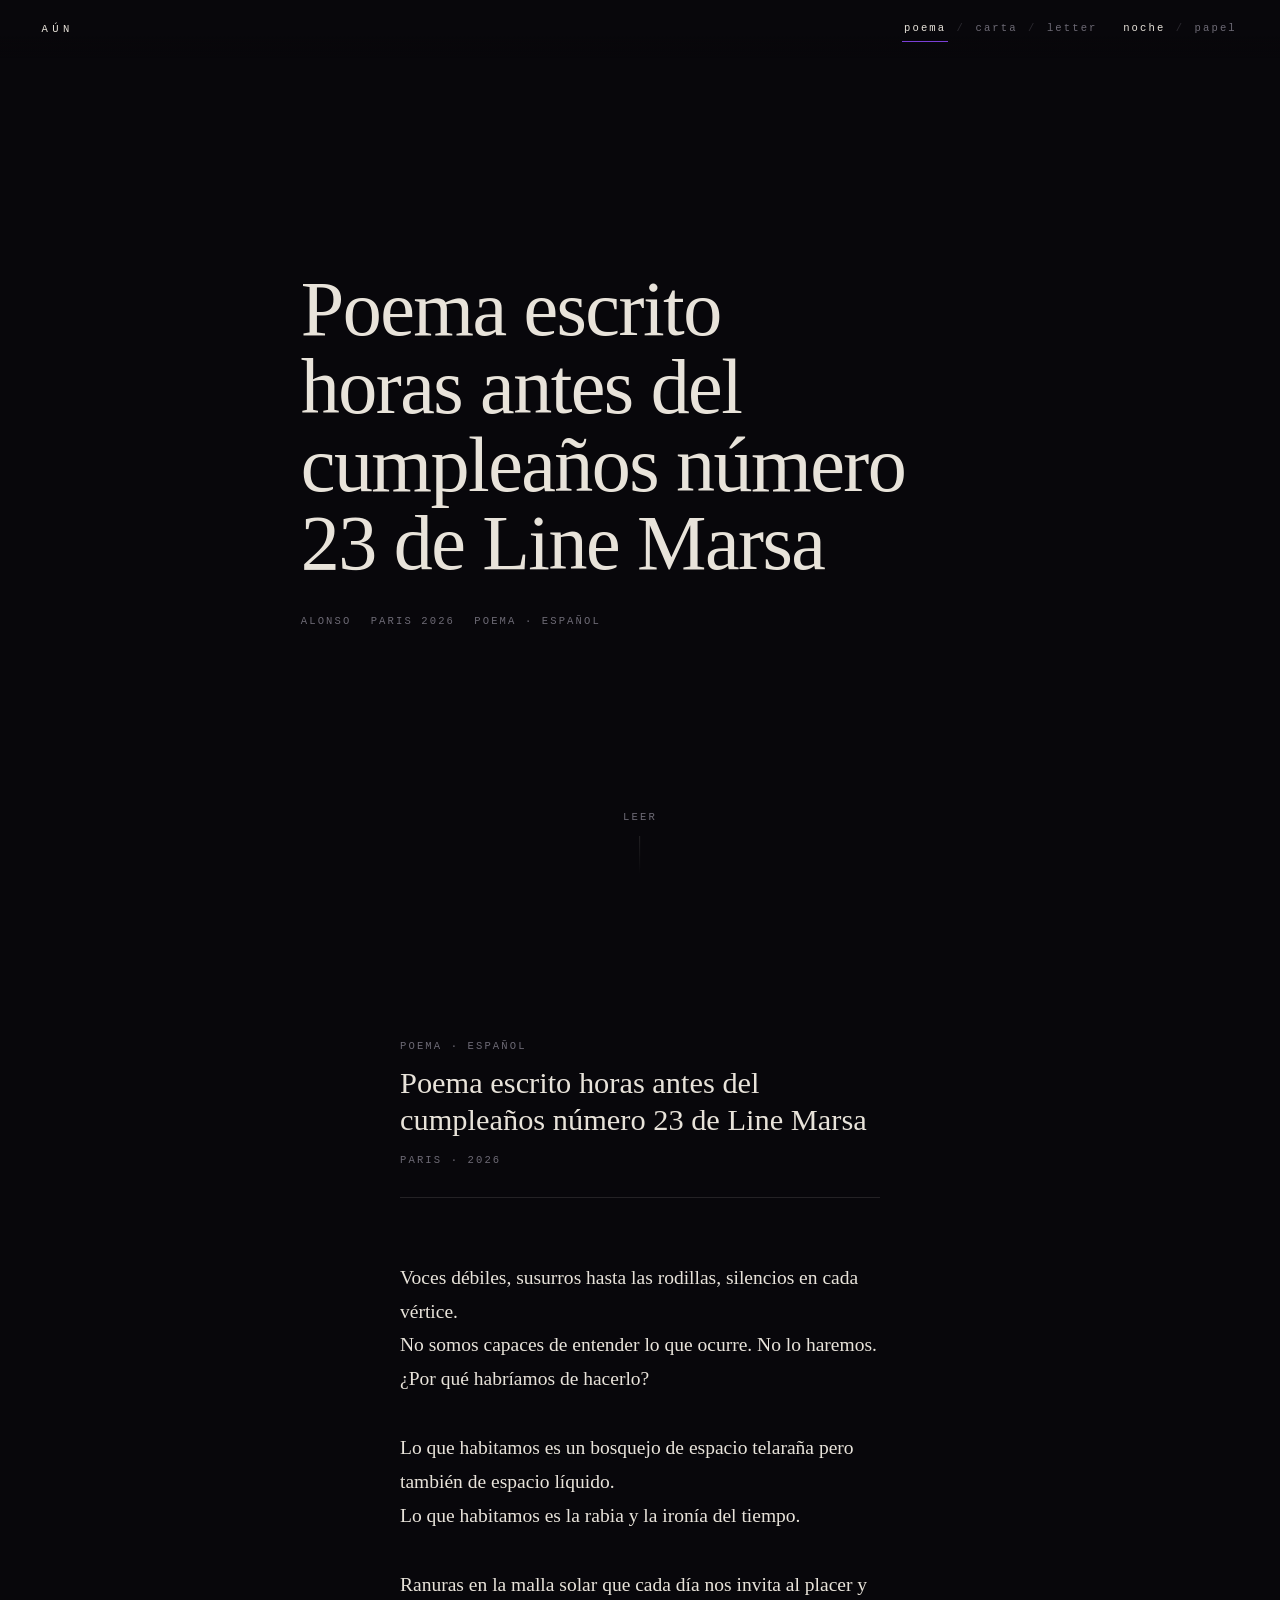
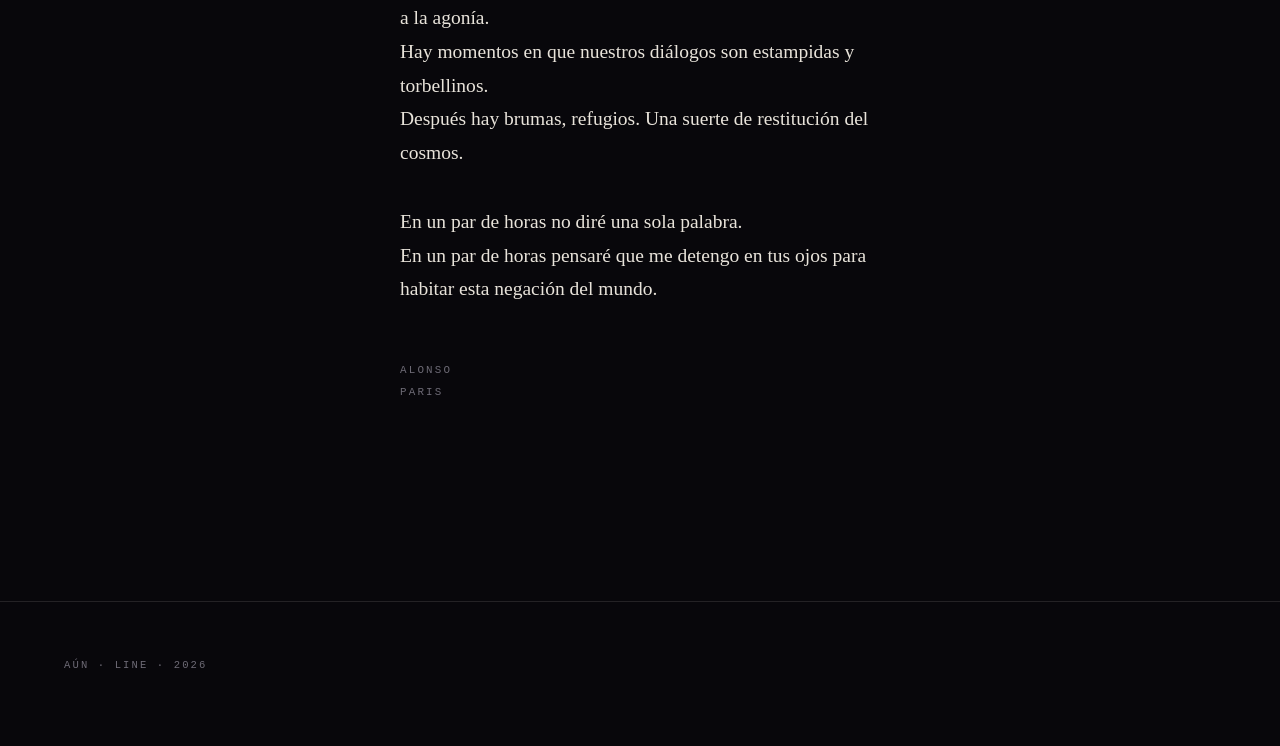
<file: index.html>
<!DOCTYPE html>
<html lang="es">
<head>
<meta charset="utf-8">
<meta name="robots" content="noindex, nofollow">
<meta http-equiv="refresh" content="0; url=docs/line/">
<link rel="canonical" href="docs/line/">
<title>AÚN</title>
</head>
<body style="background:#08070b">
<a href="docs/line/" style="color:#cfc9c0">Line</a>
</body>
</html>
</file>
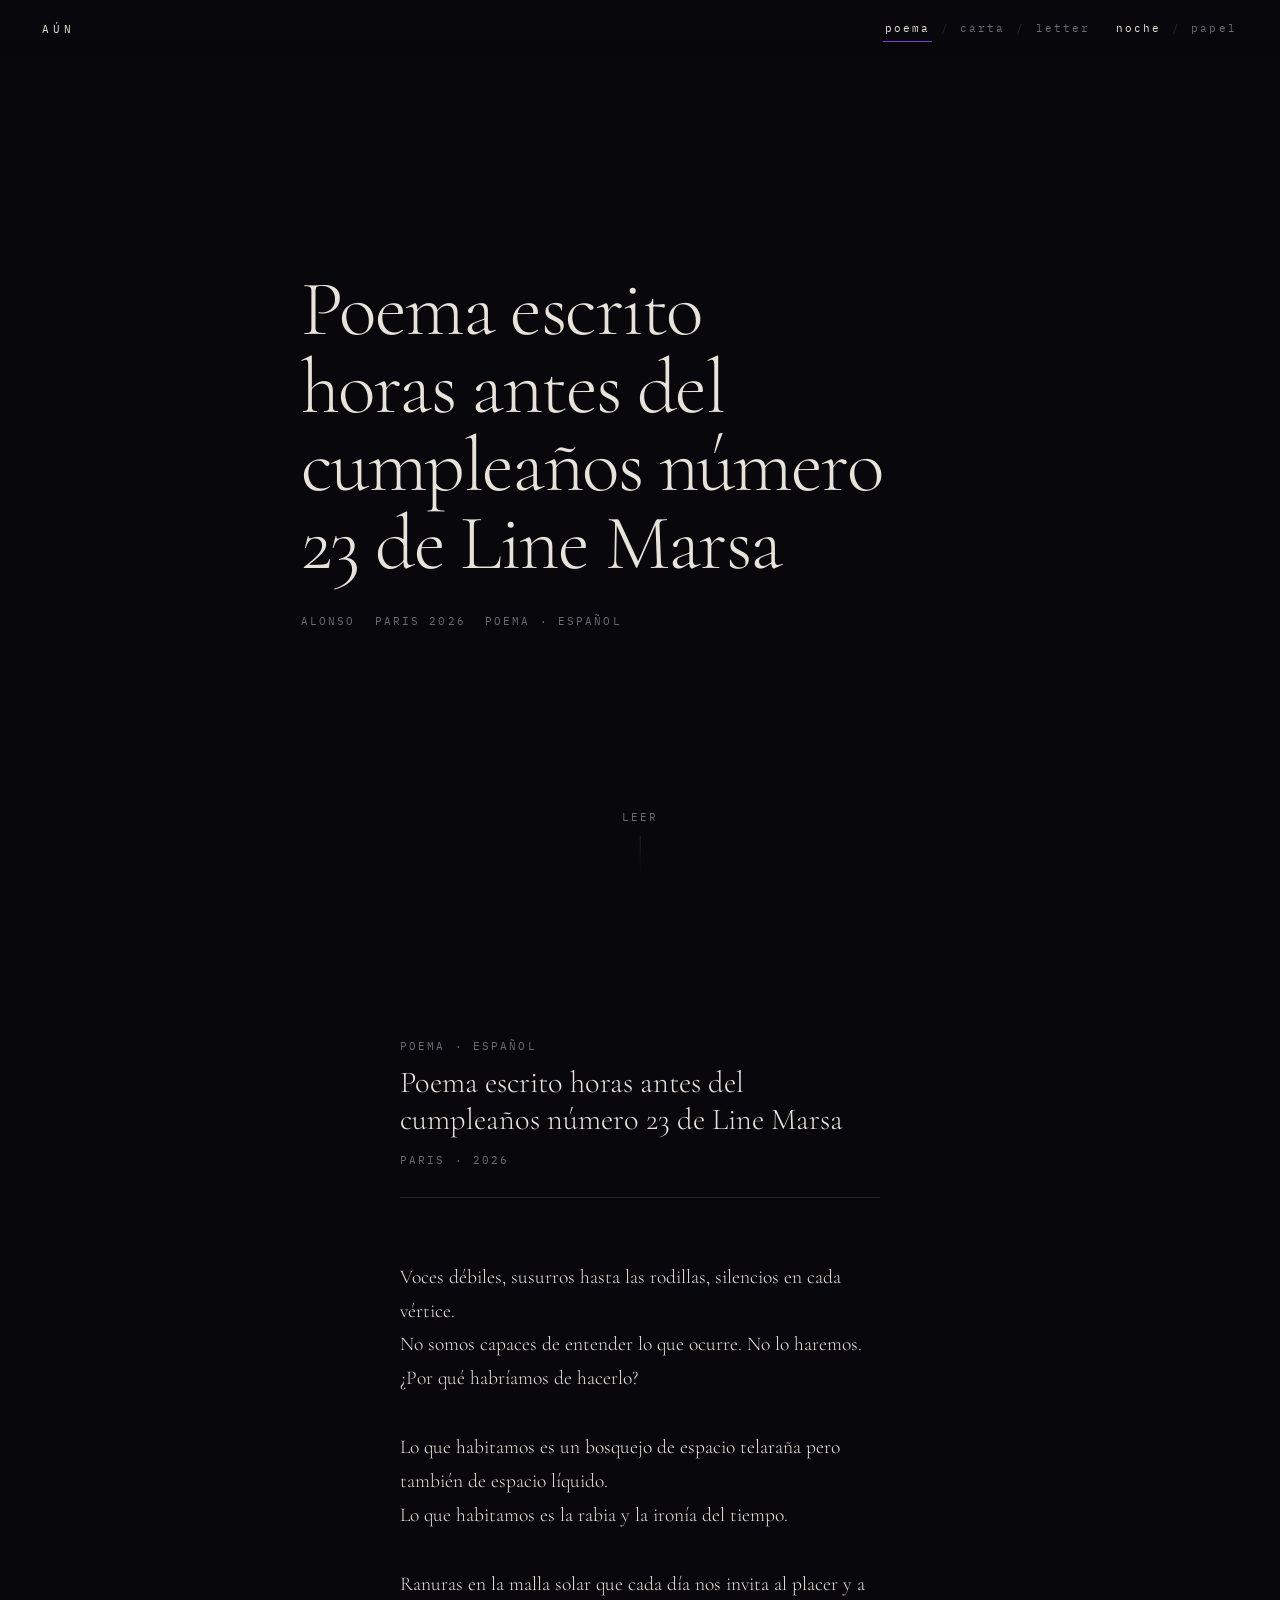
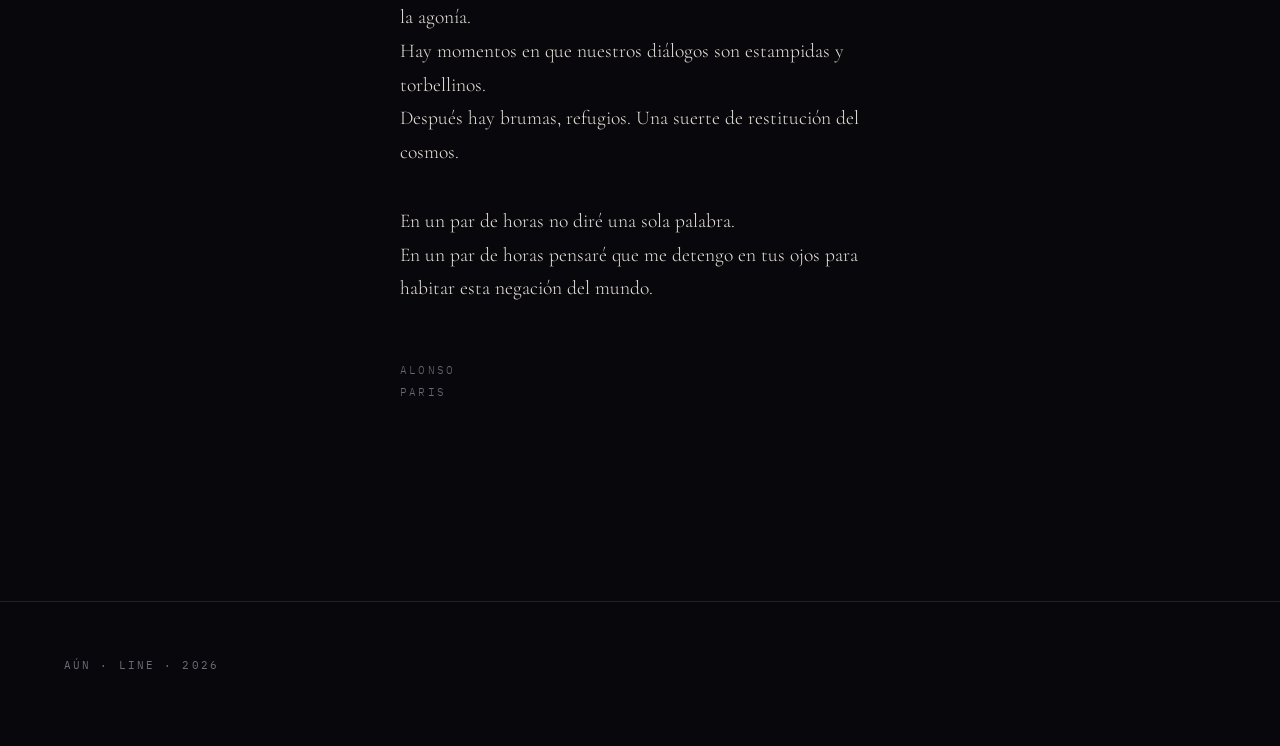
<file: docs/line/index.html>
<!DOCTYPE html>
<html lang="es" data-modo="noche">
<head>
<meta charset="utf-8">
<meta name="viewport" content="width=device-width,initial-scale=1">
<title>Line — AÚN</title>
<meta name="author" content="Alonso Celis">
<meta name="robots" content="noindex, nofollow">
<meta name="referrer" content="no-referrer">
<meta name="theme-color" content="#08070b">
<script>
(function(){try{var m=localStorage.getItem('aun:modo');if(m)document.documentElement.setAttribute('data-modo',m);}catch(e){}}());
</script>
<link rel="preconnect" href="https://fonts.googleapis.com">
<link rel="preconnect" href="https://fonts.gstatic.com" crossorigin>
<link rel="stylesheet" href="https://fonts.googleapis.com/css2?family=Cormorant+Garamond:ital,wght@0,200;0,300;0,400;1,300&family=IBM+Plex+Mono:wght@300;400&display=swap">
<style>
:root{
  --noche:#08070b; --papel:#ece6dc; --tinta:#14131a; --acento:#7a3fd6; --luz:#c9a6ff; --hueso:#e8e3da;
  --fondo:var(--noche); --texto:#cfc9c0; --alto:var(--hueso); --tenue:#6d6a75;
  --linea:rgba(232,227,218,.12); --realce:var(--luz);
  --serif:"Cormorant Garamond","Iowan Old Style","Palatino Linotype",Palatino,Georgia,serif;
  --mono:"IBM Plex Mono",ui-monospace,"SF Mono",Consolas,monospace;
  --medida:34rem; --paso:clamp(1.1rem,.8rem + 1vw,1.6rem);
  --lento:1100ms cubic-bezier(.16,1,.3,1);
}
html[data-modo="papel"]{
  --fondo:var(--papel); --texto:#2a2830; --alto:var(--tinta); --tenue:#8b8578;
  --linea:rgba(20,19,26,.16); --realce:#4b1fa0;
}
*,*::before,*::after{ box-sizing:border-box }
html{ -webkit-text-size-adjust:100%; scroll-behavior:smooth }
body{
  margin:0; background:var(--fondo); color:var(--texto);
  font-family:var(--serif); font-weight:300;
  font-size:clamp(1.02rem,.95rem + .35vw,1.22rem); line-height:1.72;
  font-feature-settings:"kern" 1,"liga" 1,"onum" 1;
  transition:background var(--lento), color var(--lento); overflow-x:hidden;
}
::selection{ background:var(--acento); color:#fff }

.aparato{ font-family:var(--mono); font-weight:400; font-size:.66rem; letter-spacing:.2em; text-transform:uppercase; color:var(--tenue) }
.barra{
  position:fixed; inset:0 0 auto 0; z-index:50;
  display:flex; align-items:center; gap:1.4rem; flex-wrap:wrap;
  padding:.95rem clamp(1rem,4vw,2.6rem);
  background:linear-gradient(to bottom,var(--fondo) 62%,transparent);
}
.barra .sello{ letter-spacing:.42em; color:var(--alto); text-decoration:none }
.hueco{ flex:1 1 auto }
.barra button{
  background:none; border:0; padding:.25rem .1rem; cursor:pointer;
  font:inherit; letter-spacing:.2em; color:var(--tenue);
  border-bottom:1px solid transparent; transition:color 400ms ease, border-color 400ms ease;
}
.barra button:hover,.barra button:focus-visible{ color:var(--alto); border-bottom-color:var(--acento); outline:none }
.barra [aria-pressed="true"],.barra [aria-selected="true"]{ color:var(--alto) }
.barra [aria-selected="true"]{ border-bottom-color:var(--acento) }
.par{ display:inline-flex; gap:.55rem; align-items:baseline }
.par .sep{ opacity:.35 }

.escena{ position:relative; min-height:100svh; display:grid; place-items:center }
.portada{ padding:0 clamp(1rem,6vw,5rem); max-width:min(92vw,52rem) }
.portada h1{
  margin:0; font-weight:200; letter-spacing:-.02em;
  font-size:clamp(2.9rem,1.4rem + 8.5vw,8.4rem); line-height:.92;
  color:var(--alto); text-wrap:balance;
}
.portada h1.largo{ font-size:clamp(2.2rem,1.2rem + 4.6vw,5.2rem); line-height:1 }
.portada .credito{ margin:1.9rem 0 0; display:flex; gap:1.2rem; flex-wrap:wrap }
.desliz{ position:absolute; bottom:1.6rem; left:50%; translate:-50% 0; text-decoration:none }
.desliz::after{
  content:""; display:block; width:1px; height:2.4rem; margin:.6rem auto 0;
  background:linear-gradient(var(--linea),transparent);
}

.lectura{ max-width:var(--medida); margin:0 auto; padding:clamp(4rem,14vh,11rem) clamp(1.2rem,6vw,2rem) 22vh }
.lectura > header{ margin-bottom:clamp(2.5rem,7vh,5rem); border-bottom:1px solid var(--linea); padding-bottom:1.1rem }
.lectura h2{ font-weight:300; font-size:1.9rem; line-height:1.2; margin:.2rem 0 .8rem; color:var(--alto) }
.o{ margin:0 0 var(--paso) }
.poema .o{ color:var(--alto); margin-bottom:calc(var(--paso) * 1.4) }
h3.seccion{
  font-family:var(--mono); font-weight:400; font-size:.66rem; letter-spacing:.22em;
  text-transform:uppercase; color:var(--acento);
  margin:clamp(2.8rem,7vh,4.6rem) 0 1.3rem; padding-bottom:.5rem; border-bottom:1px solid var(--linea);
}
h3.seccion:first-child{ margin-top:0 }
.firma{ margin:clamp(2.4rem,6vh,4rem) 0 0; font-family:var(--mono); font-size:.68rem; letter-spacing:.2em; text-transform:uppercase; color:var(--tenue); line-height:2 }
footer.pie{ padding:6vh clamp(1.2rem,6vw,4rem) 8vh; border-top:1px solid var(--linea); display:flex; gap:1.4rem; flex-wrap:wrap }

@media (max-width:540px){ .barra{ gap:.9rem 1.1rem } }
@media (prefers-reduced-motion:reduce){ html{ scroll-behavior:auto } }
@media print{
  :root{ --fondo:#fff; --texto:#111; --alto:#000; --tenue:#555; --linea:#ccc }
  .barra,.desliz,footer.pie{ display:none !important }
  .escena{ min-height:auto; padding:2rem 0 }
  .lectura{ padding:0; max-width:none }
}
</style>
</head>
<body>

<header class="barra aparato">
  <span class="sello">AÚN</span>
  <span class="hueco"></span>
  <nav class="par" role="tablist" id="pestanas" aria-label="textos"></nav>
  <span class="par">
    <button type="button" data-modo="noche" aria-pressed="true">noche</button>
    <span class="sep">/</span>
    <button type="button" data-modo="papel" aria-pressed="false">papel</button>
  </span>
</header>

<main id="panel" role="tabpanel">
  <section class="escena">
    <div class="portada">
      <h1 id="titulo">&nbsp;</h1>
      <p class="credito aparato" id="credito"></p>
    </div>
    <a class="desliz aparato" href="#texto" id="leer">leer</a>
  </section>

  <article class="lectura" id="texto">
    <header>
      <p class="aparato" id="cabeza-meta"></p>
      <h2 id="cabeza-titulo"></h2>
      <p class="aparato">Paris · 2026</p>
    </header>
    <div id="cuerpo"></div>
    <p class="firma">Alonso<br>Paris</p>
  </article>
</main>

<footer class="pie aparato">
  <span>AÚN · Line · 2026</span>
</footer>

<script>
/* Cada archivo de esta carpeta es una pestaña.
   Para añadir una: poner el .md aquí y sumar una línea a esta lista. */
var TEXTOS = [
  { id:'poema',  archivo:'23-11-2026-line.md',  pestana:'poema',  lang:'es', tipo:'poema', meta:'Poema · español',  leer:'leer' },
  { id:'carta',  archivo:'carta_a_line.md',     pestana:'carta',  lang:'es', tipo:'carta', meta:'Carta · español',  leer:'leer' },
  { id:'letter', archivo:'carta_a_line.en.md',  pestana:'letter', lang:'en', tipo:'carta', meta:'Letter · english', leer:'read' }
];

(function(){
  var doc = document.documentElement, cache = {};
  var $ = function(id){ return document.getElementById(id); };

  function esc(s){ return s.replace(/[&<>"]/g, function(c){ return {'&':'&amp;','<':'&lt;','>':'&gt;','"':'&quot;'}[c]; }); }
  function enLinea(s){ return esc(s).replace(/\*\*(.+?)\*\*/g,'<strong>$1</strong>').replace(/\*(.+?)\*/g,'<em>$1</em>'); }

  /* markdown minimo: ## titulo, ### apartado, parrafos; un salto simple es un verso */
  function leer(md){
    var titulo = '', html = [];
    md.replace(/\r/g,'').split(/\n\s*\n/).forEach(function(b){
      b = b.replace(/^\s+|\s+$/g,''); if(!b) return;
      var m = b.match(/^(#{1,6})\s+(.*)$/);
      if(m && b.indexOf('\n') < 0){
        if(m[1].length <= 2 && !titulo){ titulo = m[2]; return; }
        html.push('<h3 class="seccion">' + enLinea(m[2]) + '</h3>'); return;
      }
      html.push('<p class="o">' + b.split('\n').map(function(l){ return enLinea(l.trim()); }).join('<br>') + '</p>');
    });
    return { titulo: titulo, html: html.join('\n') };
  }

  function traer(t){
    if(cache[t.id]) return Promise.resolve(cache[t.id]);
    return fetch(t.archivo, { cache:'no-cache' })
      .then(function(r){ if(!r.ok) throw new Error(r.status); return r.text(); })
      .then(function(md){ return (cache[t.id] = leer(md)); });
  }

  function mostrar(t, empujar){
    Array.prototype.forEach.call($('pestanas').children, function(b){
      if(b.tagName === 'BUTTON') b.setAttribute('aria-selected', String(b.dataset.id === t.id));
    });
    traer(t).then(function(r){
      var tit = r.titulo || t.pestana;
      $('panel').setAttribute('lang', t.lang);
      $('titulo').textContent = tit;
      $('titulo').classList.toggle('largo', tit.length > 32);
      $('credito').innerHTML = '<span>Alonso</span><span>Paris 2026</span><span>' + esc(t.meta) + '</span>';
      $('cabeza-meta').textContent = t.meta;
      $('cabeza-titulo').textContent = tit;
      $('leer').textContent = t.leer;
      $('cuerpo').className = t.tipo;
      $('cuerpo').innerHTML = r.html;
      document.title = tit + ' — AÚN';
      if(empujar) window.scrollTo(0, 0);
    }).catch(function(){
      $('titulo').textContent = t.pestana;
      $('cuerpo').innerHTML = '<p class="o">No se pudo cargar ' + esc(t.archivo) + '.</p>';
    });
    if(empujar && location.hash !== '#' + t.id) history.pushState(null, '', '#' + t.id);
  }

  function porHash(){
    var h = location.hash.slice(1);
    for(var i = 0; i < TEXTOS.length; i++) if(TEXTOS[i].id === h) return TEXTOS[i];
    return TEXTOS[0];
  }

  TEXTOS.forEach(function(t, i){
    if(i) { var s = document.createElement('span'); s.className = 'sep'; s.textContent = '/'; $('pestanas').appendChild(s); }
    var b = document.createElement('button');
    b.type = 'button'; b.setAttribute('role','tab'); b.dataset.id = t.id; b.textContent = t.pestana;
    b.addEventListener('click', function(){ mostrar(t, true); });
    $('pestanas').appendChild(b);
  });

  /* el enlace "leer" no debe cambiar el hash de la pestaña */
  $('leer').addEventListener('click', function(e){ e.preventDefault(); $('texto').scrollIntoView(); });
  window.addEventListener('popstate', function(){ mostrar(porHash(), false); });

  function modo(m){
    doc.setAttribute('data-modo', m);
    document.querySelectorAll('[data-modo]').forEach(function(b){ if(b.tagName === 'BUTTON') b.setAttribute('aria-pressed', String(b.dataset.modo === m)); });
    try{ localStorage.setItem('aun:modo', m); }catch(e){}
  }
  document.querySelectorAll('button[data-modo]').forEach(function(b){ b.addEventListener('click', function(){ modo(b.dataset.modo); }); });
  modo(doc.getAttribute('data-modo') || 'noche');

  mostrar(porHash(), false);
})();
</script>
</body>
</html>
</file>
